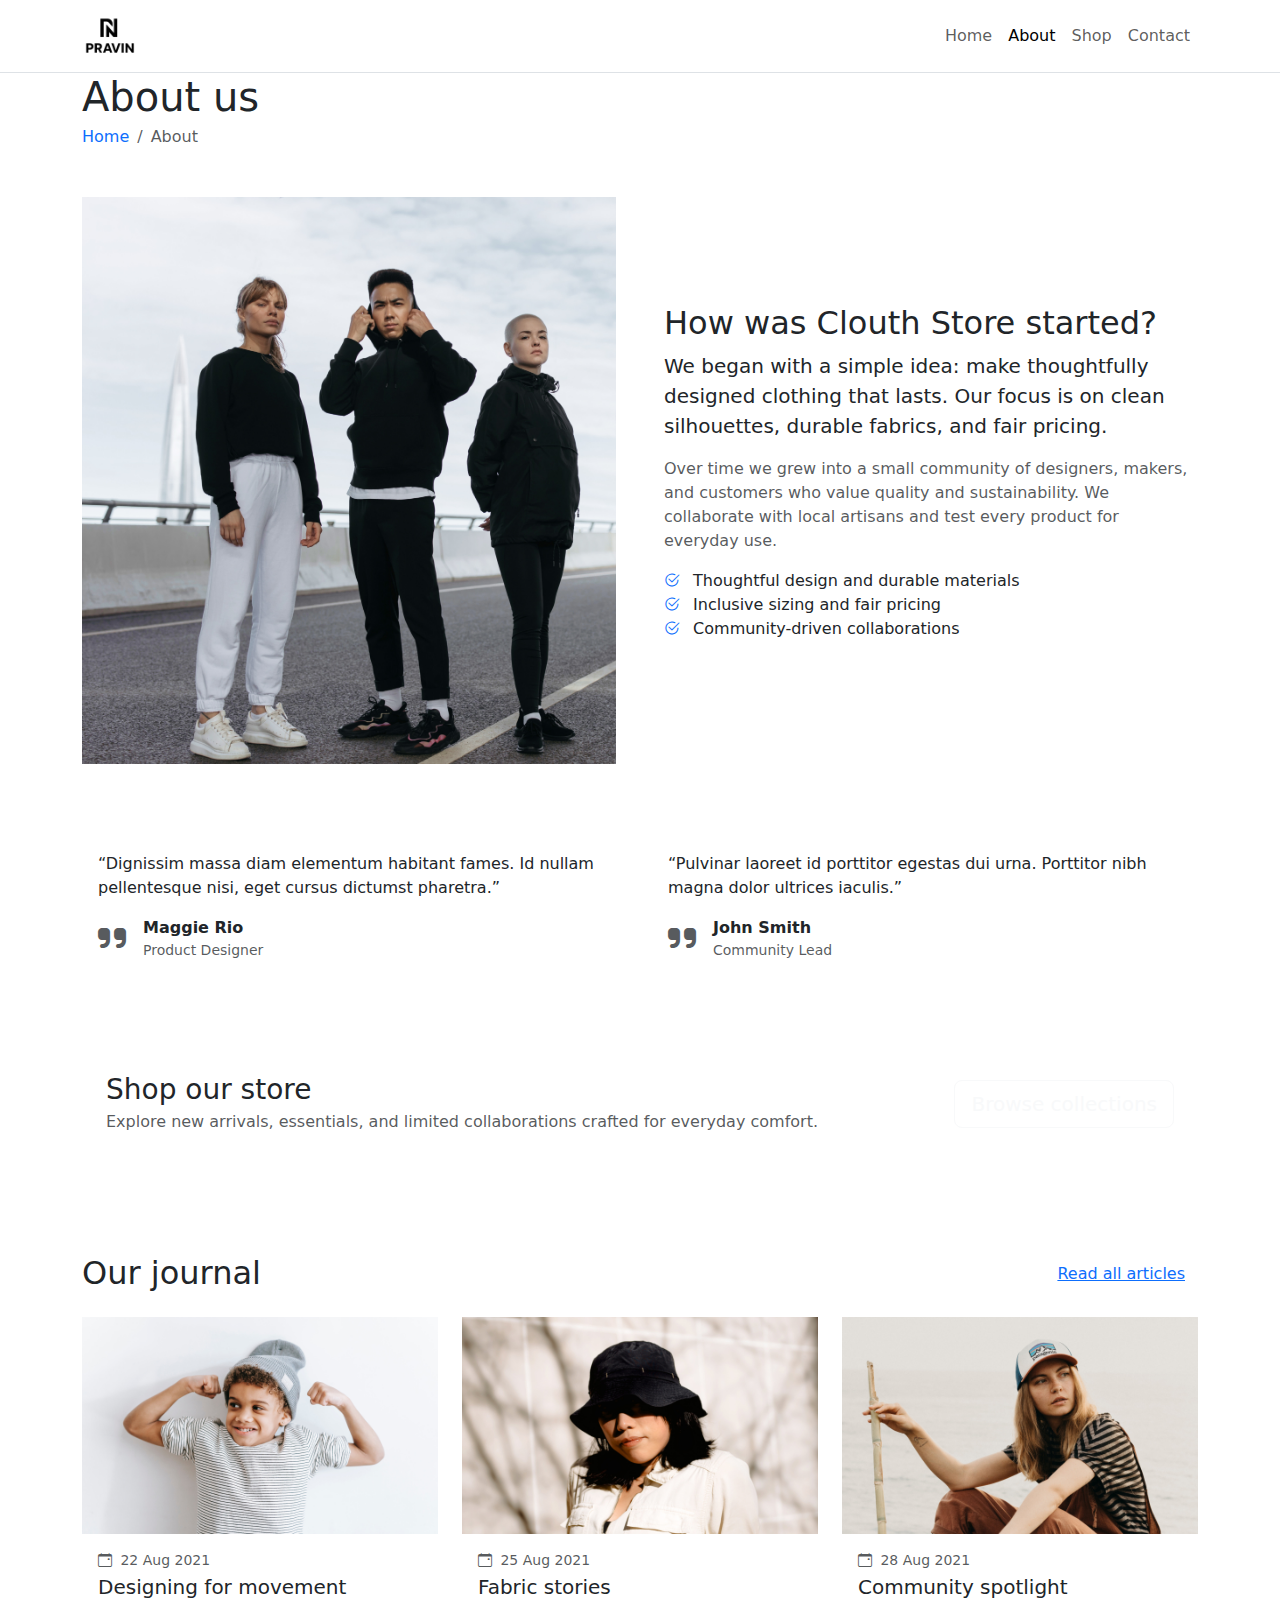
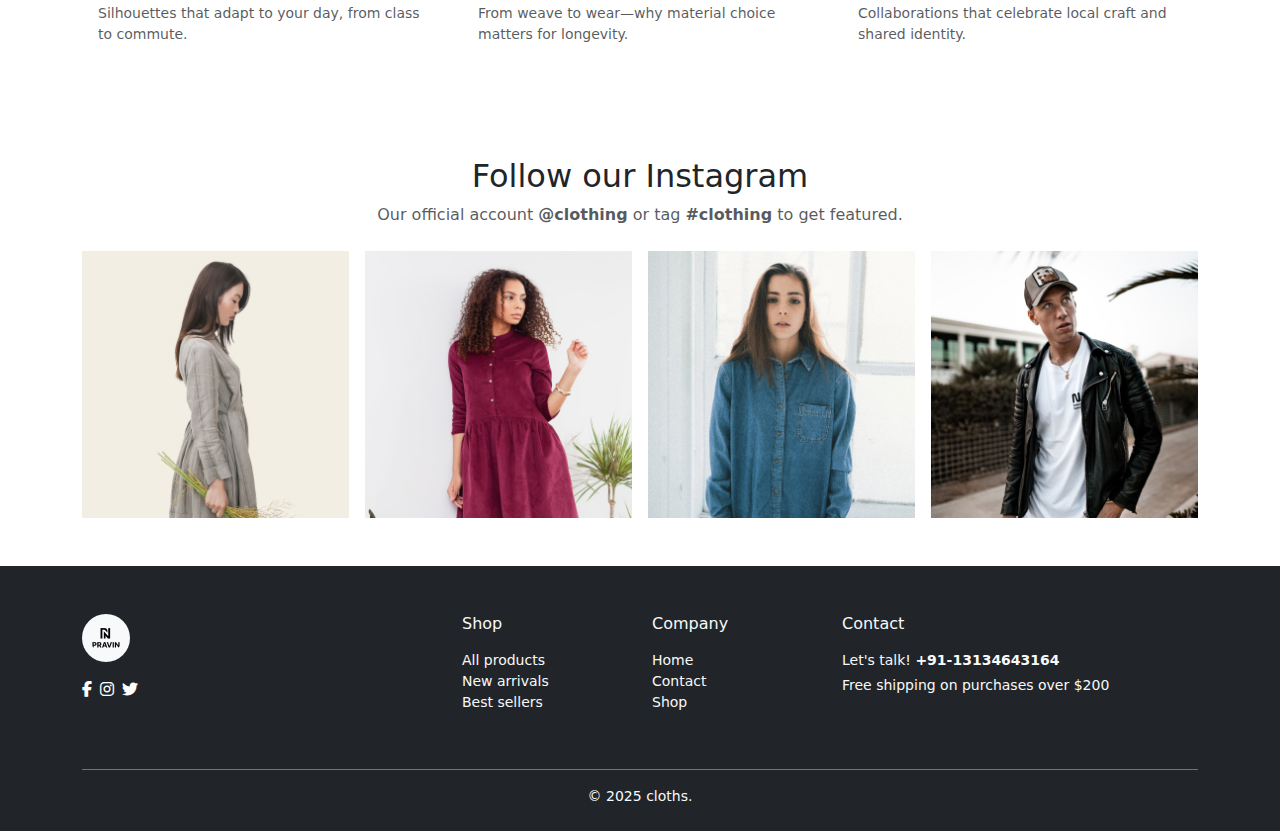
<file: about.html>
<!DOCTYPE html>
<html lang="en">
<head>
  <meta charset="utf-8" />
  <meta name="viewport" content="width=device-width, initial-scale=1" />
  <title>About page </title>

  <!-- Bootstrap CSS -->
  <link href="https://cdn.jsdelivr.net/npm/bootstrap@5.3.2/dist/css/bootstrap.min.css" rel="stylesheet" />

  <!-- Bootstrap Icons -->
  <link href="https://cdn.jsdelivr.net/npm/bootstrap-icons@1.11.1/font/bootstrap-icons.css" rel="stylesheet" />
  <link rel="stylesheet" href="https://cdnjs.cloudflare.com/ajax/libs/font-awesome/6.5.0/css/all.min.css"/>
    

  <link rel="icon" type="image/png" href="./images/logo/pn.logo.png">
  <!-- Custom CSS -->
  <link href="about.css" rel="stylesheet" />
</head>
<body>

  <!-- Top promo bar -->
  <!-- <div class="topbar py-2">
    <div class="container d-flex flex-wrap justify-content-between align-items-center">
      <div class="d-flex align-items-center gap-3">
        <span><i class="bi bi-truck me-1"></i> Free shipping over ₹15,000</span>
        <span class="divider d-none d-md-inline-block"></span>
        <span><i class="bi bi-arrow-counterclockwise me-1"></i> 7-day money back</span>
        <span class="divider d-none d-md-inline-block"></span>
        <span><i class="bi bi-gift me-1"></i> Buy 4 get 5th 50% off</span>
      </div>
      <div class="d-flex align-items-center gap-3 small">
        <span><i class="bi bi-chat-dots me-1"></i> Need help? Experts ready</span>
        <a href="#" class="text-decoration-none">Support</a>
      </div>
    </div>
  </div> -->

  <!-- Navbar -->
  <nav class="navbar navbar-expand-lg bg-white border-bottom">
    <div class="container">
      <!-- Logo -->
        <div class="logo">
          <a href="index.html"><img src="images/logo/pn.logo.png" alt="logo" class="img-fluid" style="max-height:56px;"></a>
        </div>
      <button class="navbar-toggler" type="button" data-bs-toggle="collapse" data-bs-target="#navContent" aria-controls="navContent" aria-expanded="false" aria-label="Toggle navigation">
        <span class="navbar-toggler-icon"></span>
      </button>

      <div id="navContent" class="collapse navbar-collapse">
        <ul class="navbar-nav ms-auto mb-2 mb-lg-0">
          <li class="nav-item"><a class="nav-link" href="index.html">Home</a></li>
          <li class="nav-item"><a class="nav-link active" href="about.html">About</a></li>
          <li class="nav-item"><a class="nav-link" href="shop.html">Shop</a></li>
          <li class="nav-item"><a class="nav-link" href="contact.html">Contact</a></li>
        </ul>
      </div>
    </div>
  </nav>

  <!-- Page header -->
  <header class="page-header">
    <div class="container">
      <h1 class="mb-1">About us</h1>
      <nav aria-label="breadcrumb">
        <ol class="breadcrumb mb-0">
          <li class="breadcrumb-item"><a href="index.html">Home</a></li>
          <li class="breadcrumb-item active" aria-current="page">About</li>
        </ol>
      </nav>
    </div>
  </header>

  <!-- About content -->
  <main>
    <section class="py-5">
      <div class="container">
        <div class="row g-5 align-items-center">
          <div class="col-lg-6">
            <img src="./images/about_image/single-image1.jpg" alt="About" class="img-fluid about-img" loading="lazy">
          </div>
          <div class="col-lg-6">
            <h2 class="section-title">How was Clouth Store started?</h2>
            <p class="lead">We began with a simple idea: make thoughtfully designed clothing that lasts. Our focus is on clean silhouettes, durable fabrics, and fair pricing.</p>
            <p class="text-muted">Over time we grew into a small community of designers, makers, and customers who value quality and sustainability. We collaborate with local artisans and test every product for everyday use.</p>

            <ul class="list-unstyled mt-3 features-list">
              <li><i class="bi bi-check2-circle text-primary me-2"></i> Thoughtful design and durable materials</li>
              <li><i class="bi bi-check2-circle text-primary me-2"></i> Inclusive sizing and fair pricing</li>
              <li><i class="bi bi-check2-circle text-primary me-2"></i> Community-driven collaborations</li>
            </ul>
          </div>
        </div>
      </div>
    </section>

    <!-- Quotes -->
    <section class="py-4">
      <div class="container">
        <div class="row g-4">
          <div class="col-md-6">
            <div class="quote-card p-3 h-100">
              <p class="quote-text mb-3">“Dignissim massa diam elementum habitant fames. Id nullam pellentesque nisi, eget cursus dictumst pharetra.”</p>
              <div class="d-flex align-items-center gap-3">
                <!-- <img src="" alt="Maggie Rio" class="rounded-circle" width="48" height="48" loading="lazy"> --> <i class="fa-solid fa-quote-right fa-2x text-muted"></i>
                <div>
                  <div class="fw-bold">Maggie Rio</div>
                  <div class="small text-muted">Product Designer</div>
                </div>
              </div>
            </div>
          </div>

          <div class="col-md-6">
            <div class="quote-card p-3 h-100">
              <p class="quote-text mb-3">“Pulvinar laoreet id porttitor egestas dui urna. Porttitor nibh magna dolor ultrices iaculis.”</p>
              <div class="d-flex align-items-center gap-3">
                <!-- <img src="/images/about_image/insta-image2.jpg" alt="John Smith" class="rounded-circle" width="48" height="48" loading="lazy"> --> <i class="fa-solid fa-quote-right fa-2x text-muted"></i>
                <div>
                  <div class="fw-bold">John Smith</div>
                  <div class="small text-muted">Community Lead</div>
                </div>
              </div>
            </div>
          </div>
        </div>
      </div>
    </section>

    <!-- CTA -->
    <section class="py-5">
      <div class="container">
        <div class="cta-card d-flex flex-column flex-lg-row justify-content-between align-items-center gap-3 p-4">
          <div>
            <h3 class="mb-1">Shop our store</h3>
            <p class="mb-0 text-muted">Explore new arrivals, essentials, and limited collaborations crafted for everyday comfort.</p>
          </div>
          <div>
            <a href="shop.html" class="btn btn-outline-light btn-lg">Browse collections</a>
          </div>
        </div>
      </div>
    </section>

    <!-- Journal preview -->
    <section class="py-5">
      <div class="container">
        <div class="d-flex justify-content-between align-items-center mb-4">
          <h2 class="section-title mb-0">Our journal</h2>
          <a href="journal.html" class="btn btn-link">Read all articles</a>
        </div>

        <div class="row g-4">
          <div class="col-md-4">
            <article class="journal-card">
              <img src="./images/about_image/post-img1.jpg" alt="Journal 1" class="w-100" loading="lazy">
              <div class="p-3">
                <small class="text-muted d-block mb-1"><i class="bi bi-calendar-event me-1"></i> 22 Aug 2021</small>
                <h5 class="mb-1">Designing for movement</h5>
                <p class="mb-0 text-muted small">Silhouettes that adapt to your day, from class to commute.</p>
              </div>
            </article>
          </div>

          <div class="col-md-4">
            <article class="journal-card">
              <img src="./images/about_image/post-img2.jpg" alt="Journal 2" class="w-100" loading="lazy">
              <div class="p-3">
                <small class="text-muted d-block mb-1"><i class="bi bi-calendar-event me-1"></i> 25 Aug 2021</small>
                <h5 class="mb-1">Fabric stories</h5>
                <p class="mb-0 text-muted small">From weave to wear—why material choice matters for longevity.</p>
              </div>
            </article>
          </div>

          <div class="col-md-4">
            <article class="journal-card">
              <img src="./images/about_image/post-img3.jpg" alt="Journal 3" class="w-100" loading="lazy">
              <div class="p-3">
                <small class="text-muted d-block mb-1"><i class="bi bi-calendar-event me-1"></i> 28 Aug 2021</small>
                <h5 class="mb-1">Community spotlight</h5>
                <p class="mb-0 text-muted small">Collaborations that celebrate local craft and shared identity.</p>
              </div>
            </article>
          </div>
        </div>
      </div>
    </section>

    <!-- Instagram grid -->
    <section class="py-5">
      <div class="container text-center">
        <h2 class="section-title">Follow our Instagram</h2>
        <p class="text-muted mb-4">Our official account <strong>@clothing</strong> or tag <strong>#clothing</strong> to get featured.</p>

        <div class="row g-3 insta-grid">
          <div class="col-6 col-md-3"><img src="./images/about_image/insta-image1.jpg" alt="Insta 1" class="w-100" loading="lazy"></div>
          <div class="col-6 col-md-3"><img src="./images/about_image/insta-image2.jpg" alt="Insta 2" class="w-100" loading="lazy"></div>
          <div class="col-6 col-md-3"><img src="./images/about_image/insta-image3.jpg" alt="Insta 3" class="w-100" loading="lazy"></div>
          <div class="col-6 col-md-3"><img src="./images/about_image/insta-image4.jpg" alt="Insta 4" class="w-100" loading="lazy"></div>
        </div>
      </div>
    </section>
  </main>

  <!-- Footer -->
    <!-- Footer -->
  <footer class="bg-dark text-light pt-5 pb-4">
    <div class="container">
      <div class="row">
        <div class="col-md-4 mb-4">
          <img src="images/logo/pn.logo.png" alt="logo" style="max-height:48px;" class="bg-light rounded-pill p-2">
          <p class="mt-3 small"></p>
          <div class="d-flex gap-2">
            <a href="#" class="text-white"><i class="fa-brands fa-facebook-f"></i></a>
            <a href="#" class="text-white"><i class="fa-brands fa-instagram"></i></a>
            <a href="#" class="text-white"><i class="fa-brands fa-twitter"></i></a>
          </div>
        </div>

        <div class="col-md-2 mb-4">
          <h6 class="mb-3">Shop</h6>
          <ul class="list-unstyled small">
            <li><a href="shop.html" class="text-light ">All products</a></li>
            <li><a href="shop.html" class="text-light ">New arrivals</a></li>
            <li><a href="shop.html" class="text-light ">Best sellers</a></li>
          </ul>
        </div>

        <div class="col-md-2 mb-4">
          <h6 class="mb-3">Company</h6>
          <ul class="list-unstyled small">
            <li><a href="index.html" class="text-light">Home</a></li>
            <li><a href="contact.html" class="text-light">Contact</a></li>
            <li><a href="shop.html" class="text-light">Shop</a></li>
          </ul>
        </div>

        <div class="col-md-4 mb-4 ">
          <h6 class="mb-3 text-light">Contact</h6>
          <p class="small mb-1 text-light">Let's talk! <strong>+91-13134643164</strong></p>
          <p class="small text-light">Free shipping on purchases over $200</p>
        </div>
      </div>

      <div class="text-center small pt-3 border-top border-secondary mt-3">
        © <span id="year">2025</span> cloths.
      </div>
    </div>
  </footer>

  <!-- Bootstrap JS -->
  <script src="https://cdn.jsdelivr.net/npm/bootstrap@5.3.2/dist/js/bootstrap.bundle.min.js"></script>
</body>
</html>
</file>
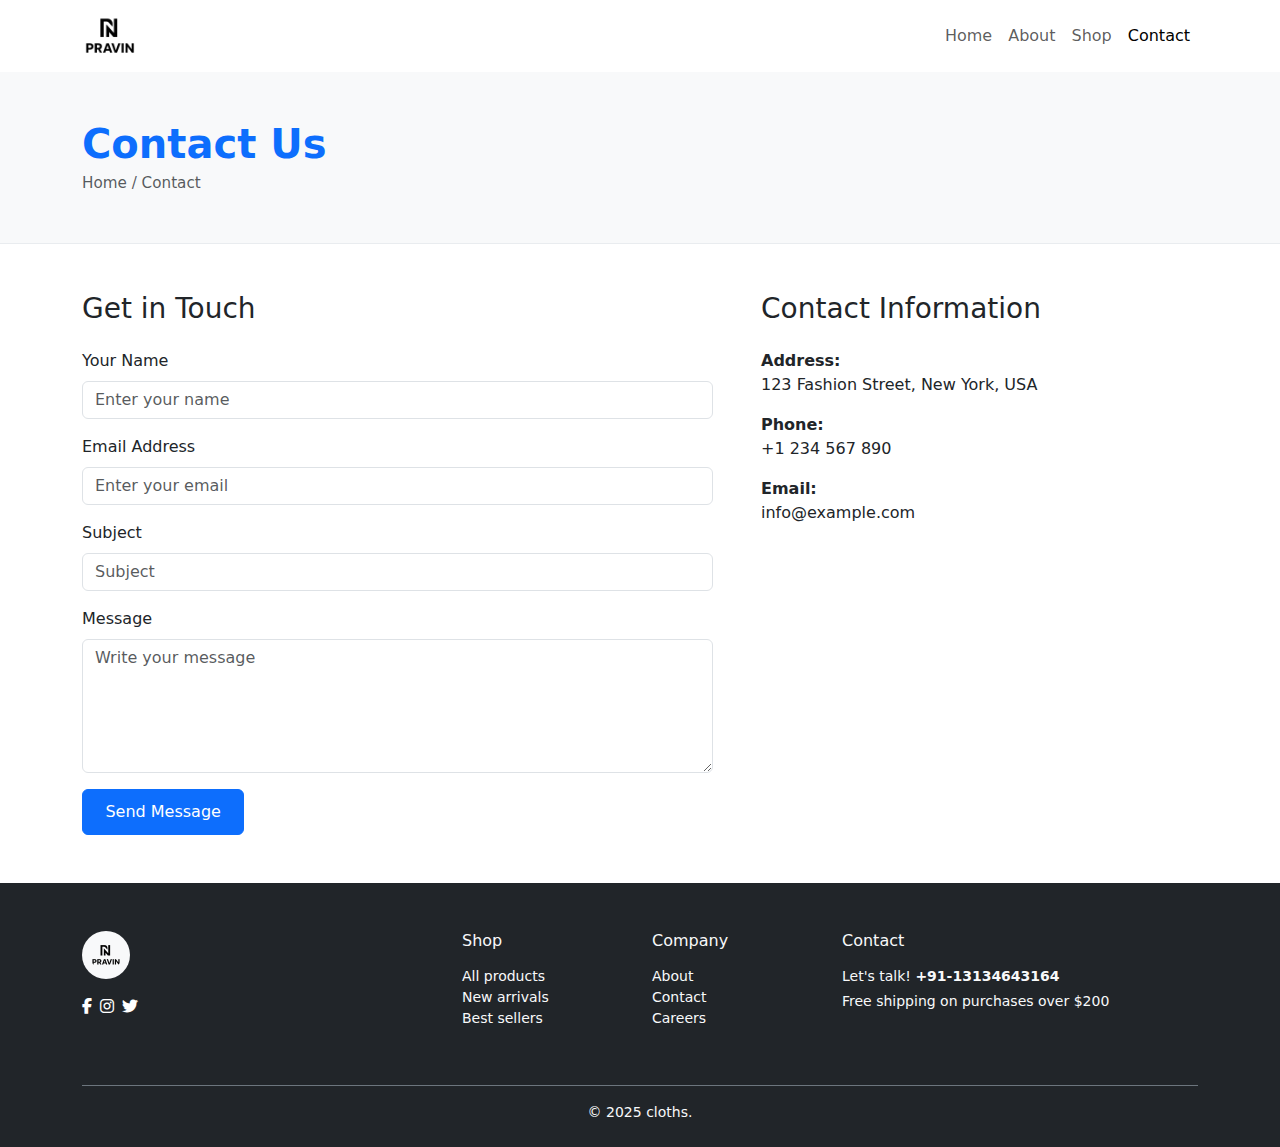
<file: contact.html>
<!doctype html>
<html lang="en">
<head>
  <meta charset="utf-8" />
  <meta name="viewport" content="width=device-width, initial-scale=1" />
  <title> Contact page</title>

  <!-- Bootstrap CSS -->
  <link href="https://cdn.jsdelivr.net/npm/bootstrap@5.3.2/dist/css/bootstrap.min.css" rel="stylesheet">
  <link rel="stylesheet" href="https://cdnjs.cloudflare.com/ajax/libs/font-awesome/6.5.0/css/all.min.css"/>
<link rel="icon" type="image/png" href="./images/logo/pn.logo.png">
  <!-- Custom CSS -->
  <link rel="stylesheet" href="contact.css">
</head>
<body>

  <!-- Topbar -->
  <!-- <div class="topbar bg-dark text-white py-1">
    <div class="container d-flex justify-content-between small">
      <div>Call us: <strong>+1 234 567 890</strong></div>
      <div>Free shipping over <strong>$200</strong></div>
    </div>
  </div> -->


  <!-- Header / Navbar -->
  <header class="bg-white shadow-sm">
    <div class="container">
      <nav class="navbar navbar-expand-lg navbar-light">
        <!-- <a class="navbar-brand fw-bold" href="#">Pravin</a> -->
          <!-- Logo -->
        <div class="logo">
          <a href="index.html"><img src="images/logo/pn.logo.png" alt="logo" class="img-fluid" style="max-height:56px;"></a>
        </div>
        <button class="navbar-toggler" type="button" data-bs-toggle="collapse" data-bs-target="#mainNav">
          <span class="navbar-toggler-icon"></span>
        </button>

        <div class="collapse navbar-collapse" id="mainNav">
          <ul class="navbar-nav ms-auto align-items-lg-center">
            <li class="nav-item"><a class="nav-link" href="index.html">Home</a></li>
            <li class="nav-item"><a class="nav-link" href="about.html">About</a></li>
            <li class="nav-item"><a class="nav-link" href="shop.html">Shop</a></li>
            <li class="nav-item"><a class="nav-link active" href="contact.html">Contact</a></li>
          </ul>
        </div>
      </nav>
    </div>
  </header>

  <!-- Hero / Breadcrumb -->
  <section id="hero" class="py-5 bg-light">
    <div class="container">
      <h1 class="display-6 mb-1">Contact Us</h1>
      <p class="mb-0 text-muted">Home / Contact</p>
    </div>
  </section>

  <!-- Contact Section -->
  <main class="container my-5">
    <div class="row g-5">
      <!-- Contact Form -->
      <div class="col-lg-7">
        <h3 class="mb-4">Get in Touch</h3>
        <form>
          <div class="mb-3">
            <label class="form-label">Your Name</label>
            <input type="text" class="form-control" placeholder="Enter your name">
          </div>
          <div class="mb-3">
            <label class="form-label">Email Address</label>
            <input type="email" class="form-control" placeholder="Enter your email">
          </div>
          <div class="mb-3">
            <label class="form-label">Subject</label>
            <input type="text" class="form-control" placeholder="Subject">
          </div>
          <div class="mb-3">
            <label class="form-label">Message</label>
            <textarea class="form-control" rows="5" placeholder="Write your message"></textarea>
          </div>
          <button type="submit" class="btn btn-primary">Send Message</button>
        </form>
      </div>

      <!-- Contact Info -->
      <div class="col-lg-5">
        <h3 class="mb-4">Contact Information</h3>
        <ul class="list-unstyled">
          <li class="mb-3">
            <strong>Address:</strong><br>
            123 Fashion Street, New York, USA
          </li>
          <li class="mb-3">
            <strong>Phone:</strong><br>
            +1 234 567 890
          </li>
          <li class="mb-3">
            <strong>Email:</strong><br>
            info@example.com
          </li>
        </ul>

        <!-- Map Embed -->
        <div class="ratio ratio-16x9">
          <iframe src="https://maps.google.com/maps?q=new%20york&t=&z=13&ie=UTF8&iwloc=&output=embed" 
                  style="border:0;" allowfullscreen="" loading="lazy"></iframe>
        </div>
      </div>
    </div>
  </main>

  <!-- Footer -->
  <footer class="bg-dark text-light pt-5 pb-4">
    <div class="container">
      <div class="row">
        <div class="col-md-4 mb-4">
          <img src="images/logo/pn.logo.png" alt="logo" style="max-height:48px;" class="bg-light rounded-pill p-2">
          <p class="mt-3 small"></p>
          <div class="d-flex gap-2">
            <a href="#" class="text-white"><i class="fa-brands fa-facebook-f"></i></a>
            <a href="#" class="text-white"><i class="fa-brands fa-instagram"></i></a>
            <a href="#" class="text-white"><i class="fa-brands fa-twitter"></i></a>
          </div>
        </div>

        <div class="col-md-2 mb-4">
          <h6 class="mb-3">Shop</h6>
          <ul class="list-unstyled small">
            <li><a href="#" class="text-light ">All products</a></li>
            <li><a href="#" class="text-light ">New arrivals</a></li>
            <li><a href="#" class="text-light ">Best sellers</a></li>
          </ul>
        </div>

        <div class="col-md-2 mb-4">
          <h6 class="mb-3">Company</h6>
          <ul class="list-unstyled small">
            <li><a href="#" class="text-light">About</a></li>
            <li><a href="#" class="text-light">Contact</a></li>
            <li><a href="#" class="text-light">Careers</a></li>
          </ul>
        </div>

        <div class="col-md-4 mb-4 ">
          <h6 class="mb-3 text-light">Contact</h6>
          <p class="small mb-1 text-light">Let's talk! <strong>+91-13134643164</strong></p>
          <p class="small text-light">Free shipping on purchases over $200</p>
        </div>
      </div>

      <div class="text-center small pt-3 border-top border-secondary mt-3">
        © <span id="year">2025</span> cloths.
      </div>
    </div>
  </footer>

  <!-- Bootstrap JS -->
  <script src="https://cdn.jsdelivr.net/npm/bootstrap@5.3.2/dist/js/bootstrap.bundle.min.js"></script>
</body>
</html>
</file>
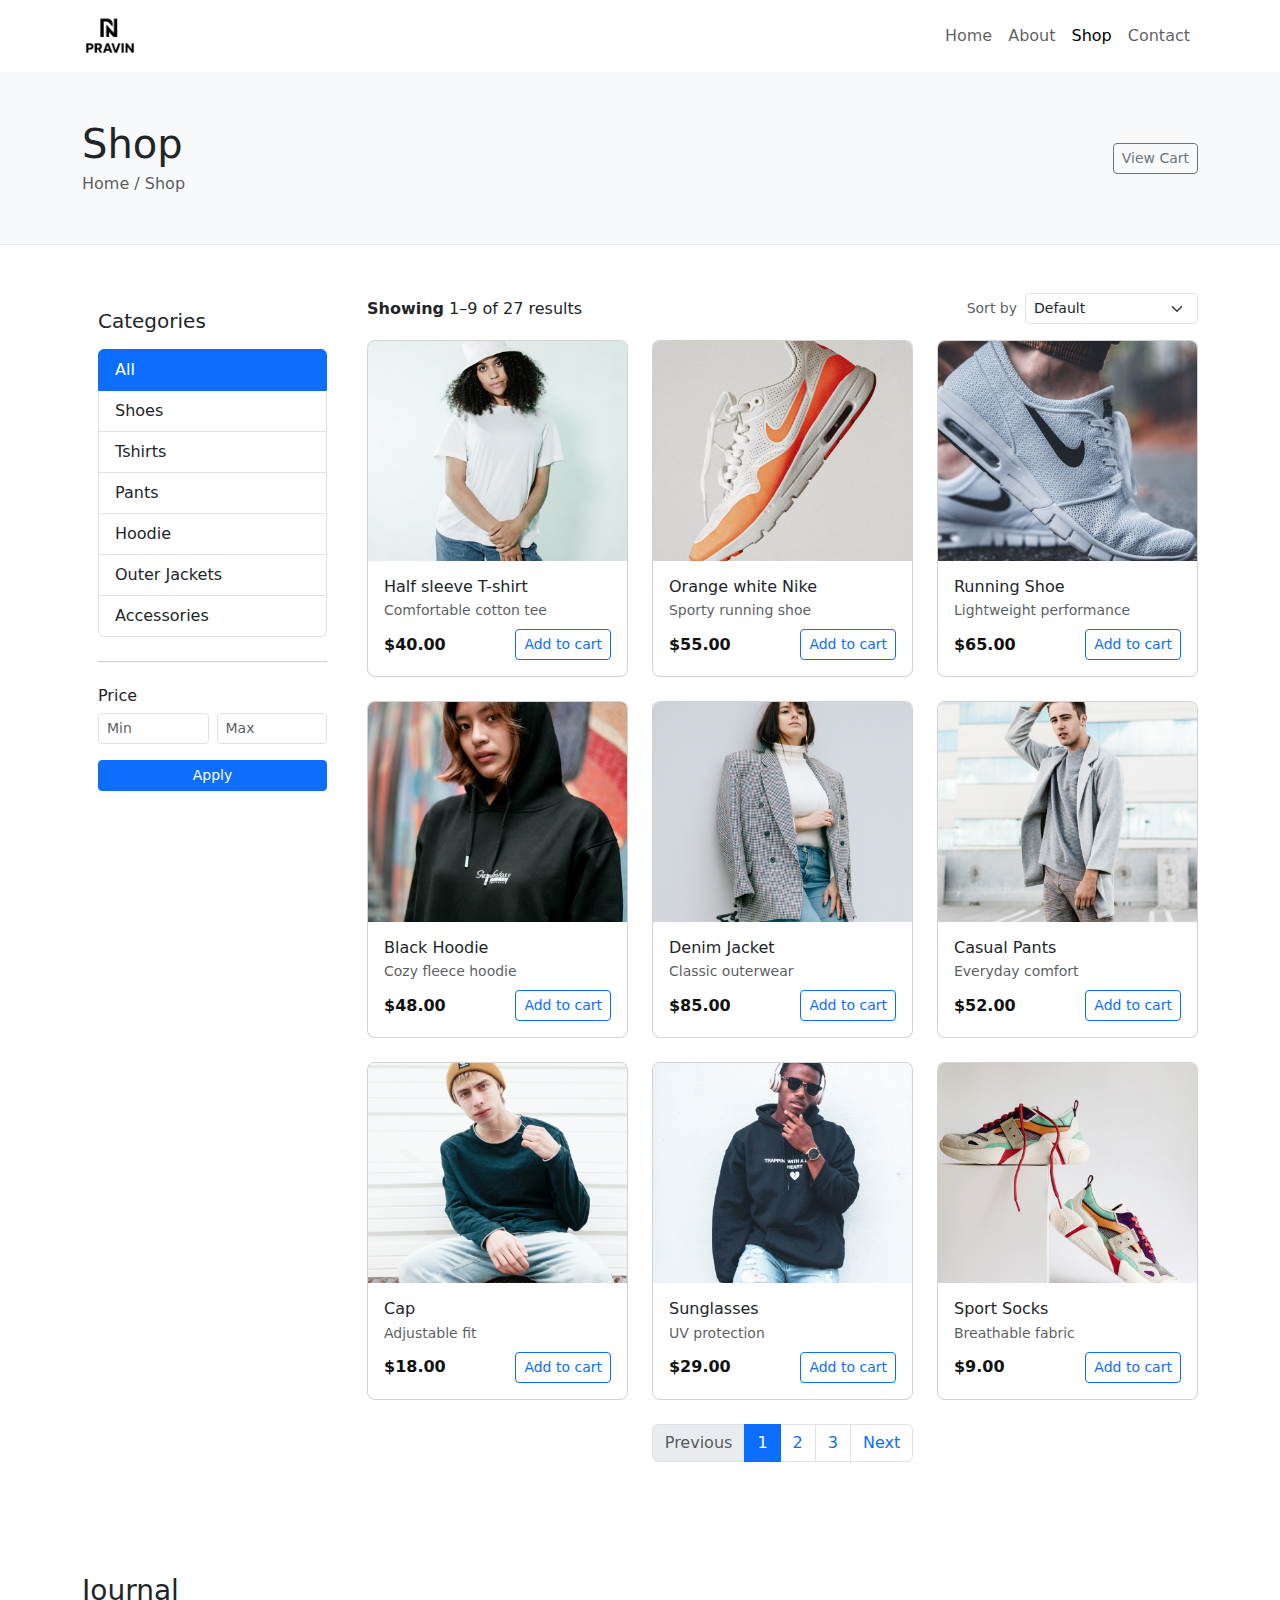
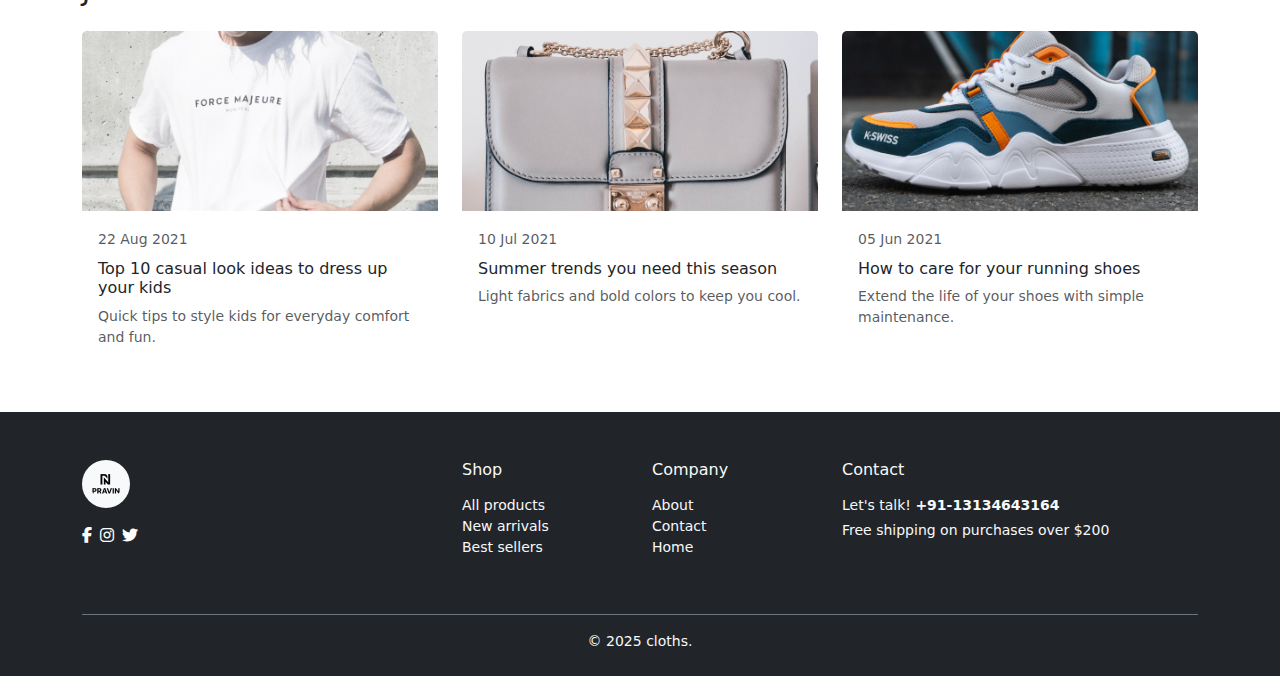
<file: shop.html>
<!doctype html>
<html lang="en">
  <head>
    <meta charset="utf-8" />
    <meta name="viewport" content="width=device-width, initial-scale=1" />
    <title>Shop page</title>

    <!-- Bootstrap CSS -->
    <link
      href="https://cdn.jsdelivr.net/npm/bootstrap@5.3.2/dist/css/bootstrap.min.css"
      rel="stylesheet"
    />
    <link
      rel="stylesheet"
      href="https://cdnjs.cloudflare.com/ajax/libs/font-awesome/6.5.0/css/all.min.css"
    />
    <link rel="icon" type="image/png" href="./images/logo/pn.logo.png" />
    <!-- Custom CSS -->
    <link rel="stylesheet" href="shop.css" />
  </head>
  <body>
    <!-- Topbar -->
    <!-- <div class="topbar bg-dark text-white py-1">
    <div class="container d-flex justify-content-between small">
      <div>Call us: <strong>+1 234 567 890</strong></div>
      <div>Free shipping over <strong>$200</strong></div>
    </div>
  </div> -->

    <!-- Header / Navbar -->
    <header class="bg-white shadow-sm">
      <div class="container">
        <nav class="navbar navbar-expand-lg navbar-light">
           <!-- Logo -->
        <div class="logo">
          <a href="index.html"><img src="images/logo/pn.logo.png" alt="logo" class="img-fluid" style="max-height:56px;"></a>
        </div>
          <!-- <a class="navbar-brand fw-bold" href="images/logo/pn.logo.png"></a> -->
          <button
            class="navbar-toggler"
            type="button"
            data-bs-toggle="collapse"
            data-bs-target="#mainNav"
          >
            <span class="navbar-toggler-icon"></span>
          </button>

          <div class="collapse navbar-collapse" id="mainNav">
            <ul class="navbar-nav ms-auto align-items-lg-center">
              <li class="nav-item">
                <a class="nav-link" href="index.html">Home</a>
              </li>
              <li class="nav-item">
                <a class="nav-link" href="about.html">About</a>
              </li>
              <li class="nav-item">
                <a class="nav-link active" href="shop.html">Shop</a>
              </li>
              <li class="nav-item">
                <a class="nav-link" href="contact.html">Contact</a>
              </li>
            </ul>
          </div>
        </nav>
      </div>
    </header>

    <!-- Hero / Breadcrumb -->
    <section id="hero" class="py-5 bg-light">
      <div class="container">
        <div class="row align-items-center">
          <div class="col-md-8">
            <h1 class="display-6 mb-1">Shop</h1>
            <p class="mb-0 text-muted">Home / Shop</p>
          </div>
          <div class="col-md-4 text-md-end mt-3 mt-md-0">
            <a class="btn btn-outline-secondary btn-sm" href="shop.html"
              >View Cart</a
            >
          </div>
        </div>
      </div>
    </section>

    <!-- Shop Section -->
    <main class="container my-5">
      <div class="row">
        <!-- Filters / Categories -->
        <aside class="col-lg-3 mb-4">
          <div class="card border-0">
            <div class="card-body">
              <h5 class="mb-3">Categories</h5>
              <div class="list-group">
                <button
                  class="list-group-item list-group-item-action active"
                  aria-pressed="true"
                >
                  All
                </button>
                <button class="list-group-item list-group-item-action">
                  Shoes
                </button>
                <button class="list-group-item list-group-item-action">
                  Tshirts
                </button>
                <button class="list-group-item list-group-item-action">
                  Pants
                </button>
                <button class="list-group-item list-group-item-action">
                  Hoodie
                </button>
                <button class="list-group-item list-group-item-action">
                  Outer Jackets
                </button>
                <button class="list-group-item list-group-item-action">
                  Accessories
                </button>
              </div>

              <hr class="my-4" />

              <h6 class="mb-2">Price</h6>
              <div class="d-flex gap-2">
                <input
                  type="number"
                  class="form-control form-control-sm"
                  placeholder="Min"
                />
                <input
                  type="number"
                  class="form-control form-control-sm"
                  placeholder="Max"
                />
              </div>

              <div class="mt-3">
                <button class="btn btn-primary btn-sm w-100">Apply</button>
              </div>
            </div>
          </div>
        </aside>

        <!-- Products Grid -->
        <section class="col-lg-9">
          <div class="d-flex justify-content-between align-items-center mb-3">
            <div><strong>Showing</strong> 1–9 of 27 results</div>
            <div class="d-flex align-items-center gap-2">
              <label class="mb-0 small text-muted">Sort by</label>
              <select class="form-select form-select-sm w-auto">
                <option>Default</option>
                <option>Price: Low to High</option>
                <option>Price: High to Low</option>
              </select>
            </div>
          </div>

          <div class="row g-4">
            <!-- Product Card  -->

            <div class="col-sm-6 col-md-4">
              <div class="card product-card h-100">
                <img
                  src="images/selling/selling-products1.jpg"
                  class="card-img-top"
                  alt="Half sleeve T-shirt"
                />
                <div class="card-body d-flex flex-column">
                  <h6 class="card-title mb-1">Half sleeve T-shirt</h6>
                  <p class="text-muted mb-2 small">Comfortable cotton tee</p>
                  <div
                    class="mt-auto d-flex justify-content-between align-items-center"
                  >
                    <div class="price fw-bold">$40.00</div>
                    <a class="btn btn-outline-primary btn-sm" href="#"
                      >Add to cart</a
                    >
                  </div>
                </div>
              </div>
            </div>

            <div class="col-sm-6 col-md-4">
              <div class="card product-card h-100">
                <img
                  src="images/selling/selling-products13.jpg"
                  class="card-img-top"
                  alt="Orange white Nike"
                />
                <div class="card-body d-flex flex-column">
                  <h6 class="card-title mb-1">Orange white Nike</h6>
                  <p class="text-muted mb-2 small">Sporty running shoe</p>
                  <div
                    class="mt-auto d-flex justify-content-between align-items-center"
                  >
                    <div class="price fw-bold">$55.00</div>
                    <a class="btn btn-outline-primary btn-sm" href="#"
                      >Add to cart</a
                    >
                  </div>
                </div>
              </div>
            </div>

            <div class="col-sm-6 col-md-4">
              <div class="card product-card h-100">
                <img
                  src="images/selling/selling-products16.jpg"
                  class="card-img-top"
                  alt="Running Shoe"
                />
                <div class="card-body d-flex flex-column">
                  <h6 class="card-title mb-1">Running Shoe</h6>
                  <p class="text-muted mb-2 small">Lightweight performance</p>
                  <div
                    class="mt-auto d-flex justify-content-between align-items-center"
                  >
                    <div class="price fw-bold">$65.00</div>
                    <a class="btn btn-outline-primary btn-sm" href="#"
                      >Add to cart</a
                    >
                  </div>
                </div>
              </div>
            </div>

            <!-- Duplicate more product cards to simulate grid -->
            <div class="col-sm-6 col-md-4">
              <div class="card product-card h-100">
                <img
                  src="images/selling/selling-products18.jpg"
                  class="card-img-top"
                  alt="Black Hoodie"
                />
                <div class="card-body d-flex flex-column">
                  <h6 class="card-title mb-1">Black Hoodie</h6>
                  <p class="text-muted mb-2 small">Cozy fleece hoodie</p>
                  <div
                    class="mt-auto d-flex justify-content-between align-items-center"
                  >
                    <div class="price fw-bold">$48.00</div>
                    <a class="btn btn-outline-primary btn-sm" href="#"
                      >Add to cart</a
                    >
                  </div>
                </div>
              </div>
            </div>

            <div class="col-sm-6 col-md-4">
              <div class="card product-card h-100">
                <img
                  src="images/selling/selling-products6.jpg"
                  class="card-img-top"
                  alt="Denim Jacket"
                />
                <div class="card-body d-flex flex-column">
                  <h6 class="card-title mb-1">Denim Jacket</h6>
                  <p class="text-muted mb-2 small">Classic outerwear</p>
                  <div
                    class="mt-auto d-flex justify-content-between align-items-center"
                  >
                    <div class="price fw-bold">$85.00</div>
                    <a class="btn btn-outline-primary btn-sm" href="#"
                      >Add to cart</a
                    >
                  </div>
                </div>
              </div>
            </div>

            <div class="col-sm-6 col-md-4">
              <div class="card product-card h-100">
                <img
                  src="images/selling/selling-products2.jpg"
                  class="card-img-top"
                  alt="Casual Pants"
                />
                <div class="card-body d-flex flex-column">
                  <h6 class="card-title mb-1">Casual Pants</h6>
                  <p class="text-muted mb-2 small">Everyday comfort</p>
                  <div
                    class="mt-auto d-flex justify-content-between align-items-center"
                  >
                    <div class="price fw-bold">$52.00</div>
                    <a class="btn btn-outline-primary btn-sm" href="#"
                      >Add to cart</a
                    >
                  </div>
                </div>
              </div>
            </div>

            <!-- three more to fill a 9-item page -->
            <div class="col-sm-6 col-md-4">
              <div class="card product-card h-100">
                <img
                  src="images/selling/selling-products11.jpg"
                  class="card-img-top"
                  alt="Cap"
                />
                <div class="card-body d-flex flex-column">
                  <h6 class="card-title mb-1">Cap</h6>
                  <p class="text-muted mb-2 small">Adjustable fit</p>
                  <div
                    class="mt-auto d-flex justify-content-between align-items-center"
                  >
                    <div class="price fw-bold">$18.00</div>
                    <a class="btn btn-outline-primary btn-sm" href="#"
                      >Add to cart</a
                    >
                  </div>
                </div>
              </div>
            </div>

            <div class="col-sm-6 col-md-4">
              <div class="card product-card h-100">
                <img
                  src="images/selling/selling-products4.jpg"
                  class="card-img-top"
                  alt="Sunglasses"
                />
                <div class="card-body d-flex flex-column">
                  <h6 class="card-title mb-1">Sunglasses</h6>
                  <p class="text-muted mb-2 small">UV protection</p>
                  <div
                    class="mt-auto d-flex justify-content-between align-items-center"
                  >
                    <div class="price fw-bold">$29.00</div>
                    <a class="btn btn-outline-primary btn-sm" href="#"
                      >Add to cart</a
                    >
                  </div>
                </div>
              </div>
            </div>

            <div class="col-sm-6 col-md-4">
              <div class="card product-card h-100">
                <img
                  src="images/selling/selling-products14.jpg"
                  class="card-img-top"
                  alt="Sport Socks"
                />
                <div class="card-body d-flex flex-column">
                  <h6 class="card-title mb-1">Sport Socks</h6>
                  <p class="text-muted mb-2 small">Breathable fabric</p>
                  <div
                    class="mt-auto d-flex justify-content-between align-items-center"
                  >
                    <div class="price fw-bold">$9.00</div>
                    <a class="btn btn-outline-primary btn-sm" href="#"
                      >Add to cart</a
                    >
                  </div>
                </div>
              </div>
            </div>
          </div>

          <!-- Pagination -->
          <nav class="mt-4" aria-label="Page navigation">
            <ul class="pagination justify-content-center">
              <li class="page-item disabled">
                <a class="page-link">Previous</a>
              </li>
              <li class="page-item active">
                <a class="page-link" href="#">1</a>
              </li>
              <li class="page-item"><a class="page-link" href="#">2</a></li>
              <li class="page-item"><a class="page-link" href="#">3</a></li>
              <li class="page-item"><a class="page-link" href="#">Next</a></li>
            </ul>
          </nav>
        </section>
      </div>
    </main>

    <!-- Blog / Journal teasers -->
    <section id="journal" class="py-5 bg-white">
      <div class="container">
        <h3 class="mb-4">Journal</h3>
        <div class="row g-4">
          <article class="col-md-4">
            <div class="card h-100 border-0">
              <img
                src="images/selling/selling-products3.jpg"
                class="card-img-top"
                alt="Top 10 casual look ideas"
              />
              <div class="card-body">
                <small class="text-muted">22 Aug 2021</small>
                <h6 class="mt-2">
                  Top 10 casual look ideas to dress up your kids
                </h6>
                <p class="small text-muted mb-0">
                  Quick tips to style kids for everyday comfort and fun.
                </p>
              </div>
            </div>
          </article>

          <article class="col-md-4">
            <div class="card h-100 border-0">
              <img
                src="images/selling/selling-products19.jpg"
                class="card-img-top"
                alt="Summer trends"
              />
              <div class="card-body">
                <small class="text-muted">10 Jul 2021</small>
                <h6 class="mt-2">Summer trends you need this season</h6>
                <p class="small text-muted mb-0">
                  Light fabrics and bold colors to keep you cool.
                </p>
              </div>
            </div>
          </article>

          <article class="col-md-4">
            <div class="card h-100 border-0">
              <img
                src="images/selling/selling-products15.jpg"
                class="card-img-top"
                alt="Shoe care tips"
              />
              <div class="card-body">
                <small class="text-muted">05 Jun 2021</small>
                <h6 class="mt-2">How to care for your running shoes</h6>
                <p class="small text-muted mb-0">
                  Extend the life of your shoes with simple maintenance.
                </p>
              </div>
            </div>
          </article>
        </div>
      </div>
    </section>

    <!-- Footer -->
    <footer class="bg-dark text-light pt-5 pb-4">
      <div class="container">
        <div class="row">
          <div class="col-md-4 mb-4">
            <img
              src="images/logo/pn.logo.png"
              alt="logo"
              style="max-height: 48px"
              class="bg-light rounded-pill p-2"
            />
            <p class="mt-3 small"></p>
            <div class="d-flex gap-2">
              <a href="#" class="text-white"
                ><i class="fa-brands fa-facebook-f"></i
              ></a>
              <a href="#" class="text-white"
                ><i class="fa-brands fa-instagram"></i
              ></a>
              <a href="#" class="text-white"
                ><i class="fa-brands fa-twitter"></i
              ></a>
            </div>
          </div>

          <div class="col-md-2 mb-4">
            <h6 class="mb-3">Shop</h6>
            <ul class="list-unstyled small">
              <li><a href="shop.html" class="text-light">All products</a></li>
              <li><a href="shop.html" class="text-light">New arrivals</a></li>
              <li><a href="shop.html" class="text-light">Best sellers</a></li>
            </ul>
          </div>

          <div class="col-md-2 mb-4">
            <h6 class="mb-3">Company</h6>
            <ul class="list-unstyled small">
              <li><a href="about.html" class="text-light">About</a></li>
              <li><a href="contact.html" class="text-light">Contact</a></li>
              <li><a href="index.html" class="text-light">Home</a></li>
            </ul>
          </div>

          <div class="col-md-4 mb-4">
            <h6 class="mb-3 text-light">Contact</h6>
            <p class="small mb-1 text-light">
              Let's talk! <strong>+91-13134643164</strong>
            </p>
            <p class="small text-light">Free shipping on purchases over $200</p>
          </div>
        </div>

        <div class="text-center small pt-3 border-top border-secondary mt-3">
          © <span id="year">2025</span> cloths.
        </div>
      </div>
    </footer>

    <!-- Bootstrap JS (bundle includes Popper) -->
    <script src="https://cdn.jsdelivr.net/npm/bootstrap@5.3.2/dist/js/bootstrap.bundle.min.js"></script>
  </body>
</html>
</file>
<file: about.css>
/* Smooth transitions for interactive elements */
a, .btn, .nav-link, .journal-card, .quote-card, .insta-grid img, .about-img {
  transition: transform 0.22s ease, box-shadow 0.22s ease, opacity 0.22s ease, background-color 0.22s ease;
}

/* Navbar link hover */
.navbar .nav-link:hover {
  color: var(--primary);
  transform: translateY(-2px);
  text-decoration: none;
}
a{
  text-decoration: none;
}

/* Make nav links feel clickable on small screens too */
.navbar .nav-link { cursor: pointer; }

/* About image subtle lift */
.about-img:hover {
  transform: translateY(-6px) scale(1.01);
  box-shadow: 0 10px 22px rgba(13, 110, 253, 0.08);
}

/* Quote card hover */
.quote-card:hover {
  transform: translateY(-6px);
  box-shadow: 0 12px 30px rgba(33, 37, 41, 0.06);
  border-color: rgba(13,110,253,0.12);
}

/* Journal card hover */
.journal-card {
  cursor: pointer;
}
.journal-card:hover {
  transform: translateY(-8px);
  box-shadow: 0 18px 40px rgba(33, 37, 41, 0.06);
}

/* Journal image slight zoom */
.journal-card img:hover {
  transform: scale(1.03);
}

/* Instagram grid hover */
.insta-grid img {
  cursor: pointer;
  will-change: transform, opacity;
}
.insta-grid img:hover {
  transform: scale(1.06);
  opacity: 0.95;
  box-shadow: 0 10px 24px rgba(33,37,41,0.06);
}

/* CTA button hover enhancement */
.cta-card .btn-outline-light {
  transition: background-color 0.18s ease, color 0.18s ease, transform 0.18s ease;
}
.cta-card .btn-outline-light:hover {
  transform: translateY(-4px);
  box-shadow: 0 10px 22px rgba(13,110,253,0.12);
}

/* FOOTER */
footer a:hover { color: #fff; padding-left: 6px; transition: .18s; }
footer img:hover { transform: scale(1.04); }

/* Disable transforms on very small screens to avoid layout issues */
@media (max-width: 575.98px) {
  .footer a:hover,
  .footer .bi:hover,
  .footer .social-icon:hover,
  .footer .btn:hover,
  .footer h6:hover,
  .footer li a:hover {
    transform: none;
    box-shadow: none;
  }
}

/* Small-screen adjustments to avoid overflow on hover transforms */
@media (max-width: 575.98px) {
  .about-img:hover,
  .journal-card:hover,
  .quote-card:hover,
  .insta-grid img:hover,
  .cta-card .btn-outline-light:hover {
    transform: none;
    box-shadow: none;
  }
}
</file>
<file: contact.css>
/* ===========================
   Contact Page Styles
   =========================== */

/* Hero */
#hero {
  border-bottom: 1px solid #e9ecef;
}
a{
  text-decoration: none;
}
#hero h1 {
  font-weight: 600;
  color: #0d6efd;
}
#hero p {
  font-size: 0.95rem;
  color: #6c757d;
}

/* Contact Form */
form .form-control {
  border-radius: 6px;
  box-shadow: none;
  transition: border-color 0.3s ease, box-shadow 0.3s ease;
}
form .form-control:focus {
  border-color: #0d6efd;
  box-shadow: 0 0 0 0.15rem rgba(13,110,253,.25);
}
form .form-control:hover {
  border-color: #0d6efd;
}
form .btn-primary {
  padding: 0.6rem 1.4rem;
  border-radius: 6px;
  transition: background-color 0.3s ease, transform 0.2s ease;
}
form .btn-primary:hover {
  background-color: #0b5ed7;
  transform: translateY(-2px);
}

/* Contact Info */
.contact-info li {
  transition: transform 0.2s ease, color 0.3s ease;
}
.contact-info li:hover {
  transform: translateX(5px);
  color: #0d6efd;
}

/* Map */
.ratio iframe {
  border-radius: 8px;
  transition: box-shadow 0.3s ease;
}
.ratio iframe:hover {
  box-shadow: 0 0 15px rgba(0,0,0,0.2);
}

/* Footer */
footer a:hover { color: #fff; padding-left: 6px; transition: .18s; }
footer img:hover { transform: scale(1.04); }

/* Responsive tweaks */
@media (max-width: 576px) {
  #hero .display-6 {
    font-size: 1.5rem;
  }
}
</file>
<file: shop.css>
/* Basic custom styles for the shop template */

/* Topbar */
.topbar { font-size: 0.9rem; }

/* Navbar brand */
.navbar-brand { font-size: 1.25rem; letter-spacing: 0.5px; }

/* Hero */
#hero { border-bottom: 1px solid #e9ecef; }

a{
  text-decoration: none;
}
/* Product card */
.product-card {
  transition: transform .18s ease, box-shadow .18s ease;
  border-radius: 8px;
  overflow: hidden;
}
.product-card img {
  object-fit: cover;
  height: 220px;
  width: 100%;
}
.product-card:hover {
  transform: translateY(-6px);
  box-shadow: 0 10px 30px rgba(0,0,0,0.08);
}

/* Price */
.price { color: #111; }

/* Journal images */
#journal .card-img-top {
  height: 180px;
  object-fit: cover;
}

/* Footer */
footer a:hover { color: #fff; padding-left: 6px; transition: .18s; }
footer img:hover { transform: scale(1.04); }

/* Responsive tweaks */
@media (max-width: 576px) {
  .product-card img { height: 160px; }
  #hero .display-6 { font-size: 1.5rem; }
}
</file>
